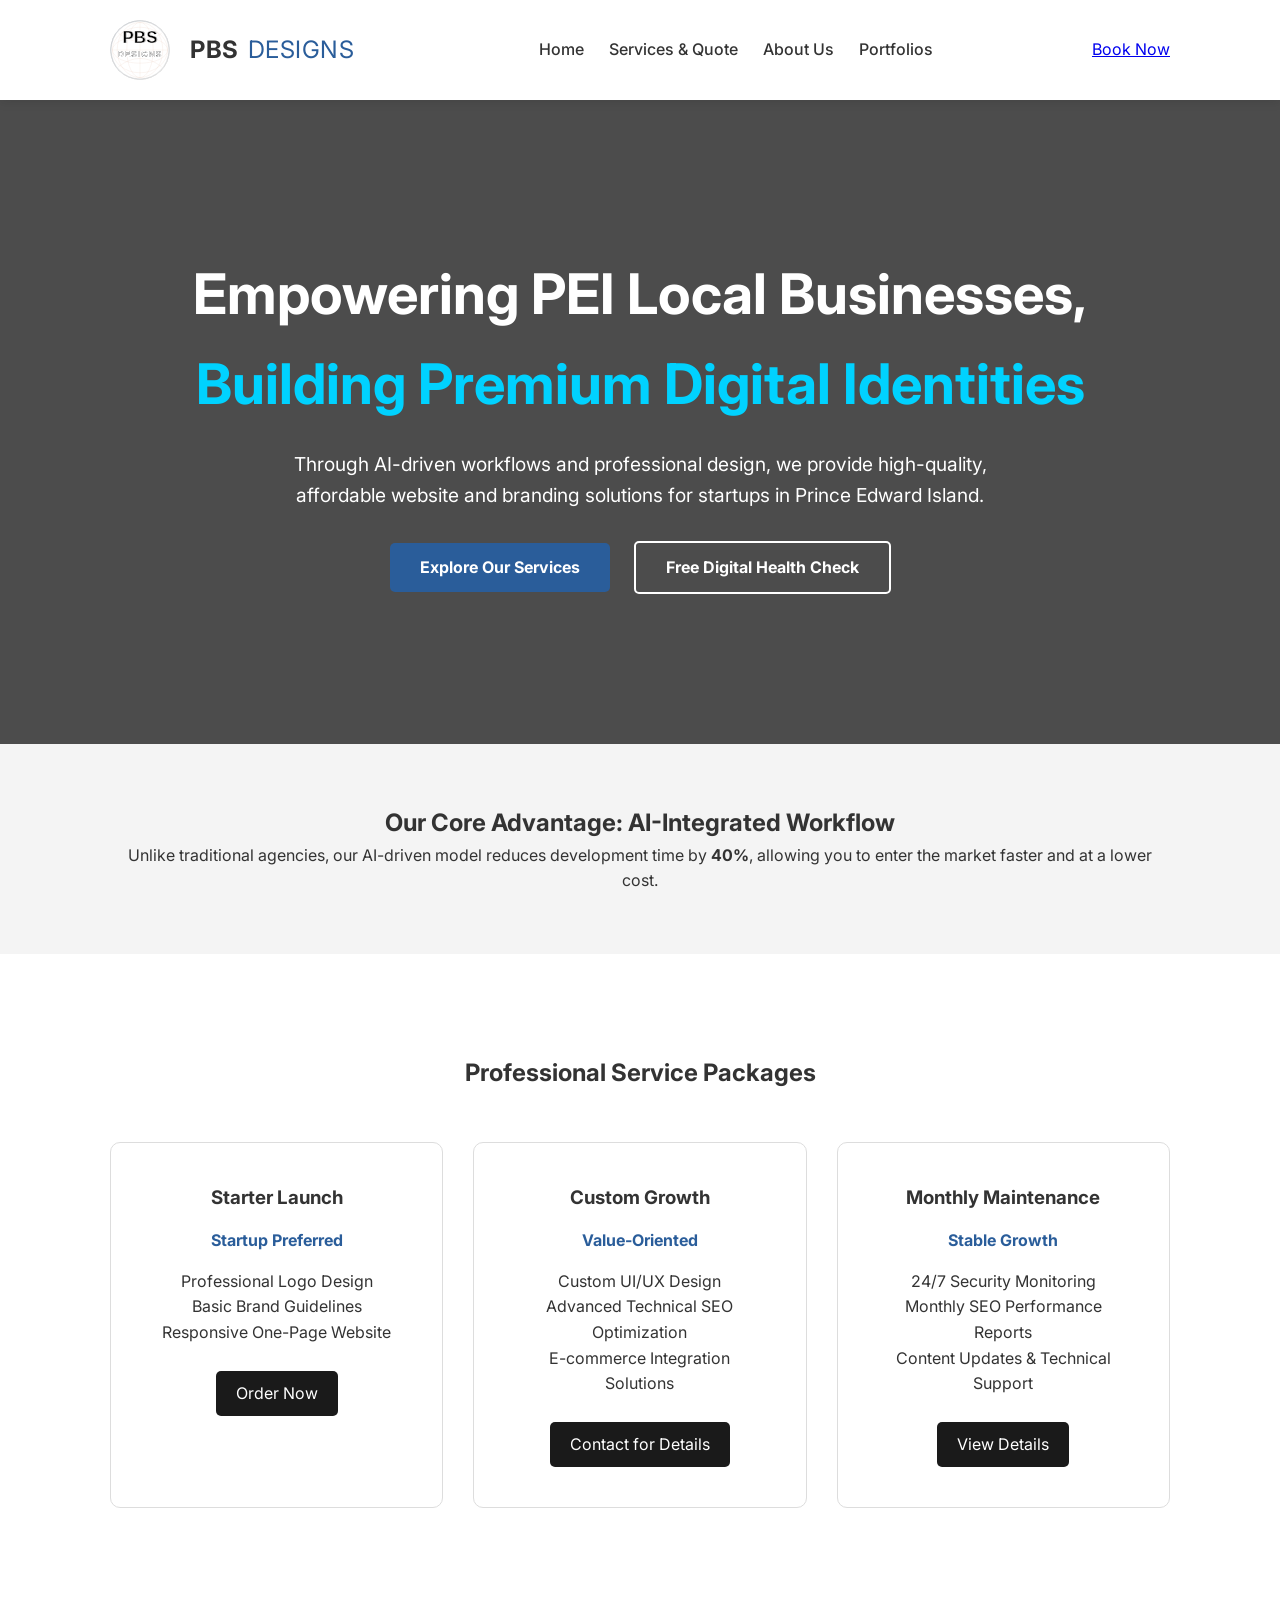
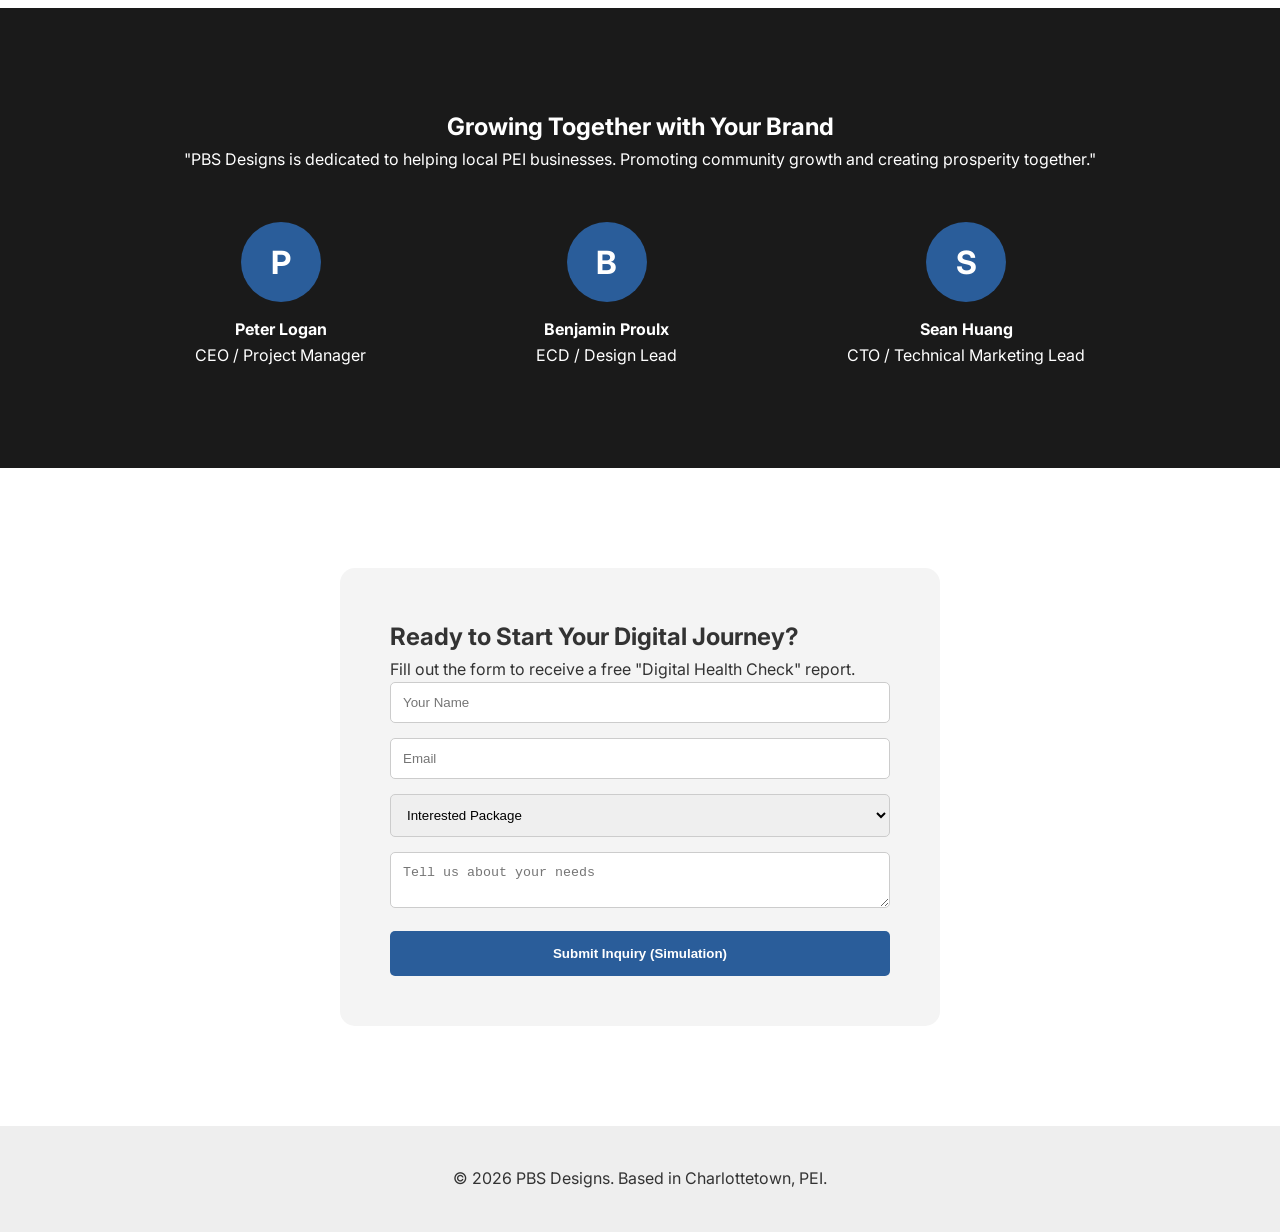
<file: index.html>
<!DOCTYPE html>
<html lang="en">
<head>
    <meta charset="UTF-8">
    <meta name="viewport" content="width=device-width, initial-scale=1.0">
    <title>PBS Designs | Empowering PEI Small Businesses</title>
    <link rel="stylesheet" href="css/style.css">
    <link href="https://fonts.googleapis.com/css2?family=Inter:wght@400;700&display=swap" rel="stylesheet">
</head>
<body>

<header>
    <nav class="container">
        <div class="logo">
            <img src="image/pbs_designs_logo_final.svg" alt="PBS Designs Logo" class="logo-svg">
            PBS <span>DESIGNS</span>
        </div>

        <ul class="nav-links">
            <li><a href="index.html">Home</a></li>
            <li><a href="html/service.html">Services & Quote</a></li>
            <li><a href="html/aboutUs.html">About Us</a></li>
            <li><a href="html/portfolios.html">Portfolios</a></li>
        </ul>
        <a href="index.html#contact" class="btn-cta-small">Book Now</a>
    </nav>
</header>

<section id="home" class="hero">
    <div class="container hero-content">
        <h1>Empowering PEI Local Businesses,<br><span class="highlight">Building Premium Digital Identities</span></h1>
        <p>Through AI-driven workflows and professional design, we provide high-quality, affordable website and branding solutions for startups in Prince Edward Island.</p>
        <div class="hero-btns">
            <a href="#services" class="btn-primary">Explore Our Services</a>
            <a href="#contact" class="btn-secondary">Free Digital Health Check</a>
        </div>
    </div>
</section>

<section class="advantage">
    <div class="container text-center">
        <h2>Our Core Advantage: AI-Integrated Workflow</h2>
        <p>Unlike traditional agencies, our AI-driven model reduces development time by <strong>40%</strong>, allowing you to enter the market faster and at a lower cost.</p>
    </div>
</section>

<section id="services" class="services">
    <div class="container">
        <h2 class="text-center">Professional Service Packages</h2>
        <div class="service-grid">
            <div class="service-card">
                <h3>Starter Launch</h3>
                <p class="price">Startup Preferred</p>
                <ul>
                    <li>Professional Logo Design</li>
                    <li>Basic Brand Guidelines</li>
                    <li>Responsive One-Page Website</li>
                </ul>
                <a href="html/service.html" class="btn-card" style="text-decoration: none; display: inline-block;">Order Now</a>
            </div>
            <div class="service-card featured">
                <h3>Custom Growth</h3>
                <p class="price">Value-Oriented</p>
                <ul>
                    <li>Custom UI/UX Design</li>
                    <li>Advanced Technical SEO Optimization</li>
                    <li>E-commerce Integration Solutions</li>
                </ul>
                <a href="#contact" class="btn-card" style="text-decoration: none; display: inline-block;">Contact for Details</a>
            </div>
            <div class="service-card">
                <h3>Monthly Maintenance</h3>
                <p class="price">Stable Growth</p>
                <ul>
                    <li>24/7 Security Monitoring</li>
                    <li>Monthly SEO Performance Reports</li>
                    <li>Content Updates & Technical Support</li>
                </ul>
                <a href="html/service.html" class="btn-card" style="text-decoration: none; display: inline-block;">View Details</a>
            </div>
        </div>
    </div>
</section>

<section id="about" class="about">
    <div class="container">
        <h2 class="text-center">Growing Together with Your Brand</h2>
        <p class="mission-text text-center">"PBS Designs is dedicated to helping local PEI businesses. Promoting community growth and creating prosperity together."</p>

        <div class="team-grid">
            <div class="team-member">
                <div class="avatar">P</div>
                <h4>Peter Logan</h4>
                <p>CEO / Project Manager</p>
            </div>
            <div class="team-member">
                <div class="avatar">B</div>
                <h4>Benjamin Proulx</h4>
                <p>ECD / Design Lead</p>
            </div>
            <div class="team-member">
                <div class="avatar">S</div>
                <h4>Sean Huang</h4>
                <p>CTO / Technical Marketing Lead</p>
            </div>
        </div>
    </div>
</section>

<section id="contact" class="contact">
    <div class="container">
        <div class="contact-box">
            <h2>Ready to Start Your Digital Journey?</h2>
            <p>Fill out the form to receive a free "Digital Health Check" report.</p>
            <form id="sim-form">
                <input type="text" placeholder="Your Name" required>
                <input type="email" placeholder="Email" required>
                <select>
                    <option value="">Interested Package</option>
                    <option value="starter">Starter Launch</option>
                    <option value="growth">Custom Growth</option>
                    <option value="maintenance">Monthly Retainer</option>
                </select>
                <textarea placeholder="Tell us about your needs"></textarea>
                <button type="submit" class="btn-submit">Submit Inquiry (Simulation)</button>
            </form>
        </div>
    </div>
</section>

<footer>
    <div class="container text-center">
        <p>&copy; 2026 PBS Designs. Based in Charlottetown, PEI.</p>
    </div>
</footer>

<script>
    // Simple Interaction Script
    document.getElementById('sim-form').onsubmit = function(e) {
        e.preventDefault();
        alert('Thank you for your inquiry! This is a simulation for demonstration purposes; in a real website, this would be sent to your email.');
    };
</script>
</body>
</html>
</file>
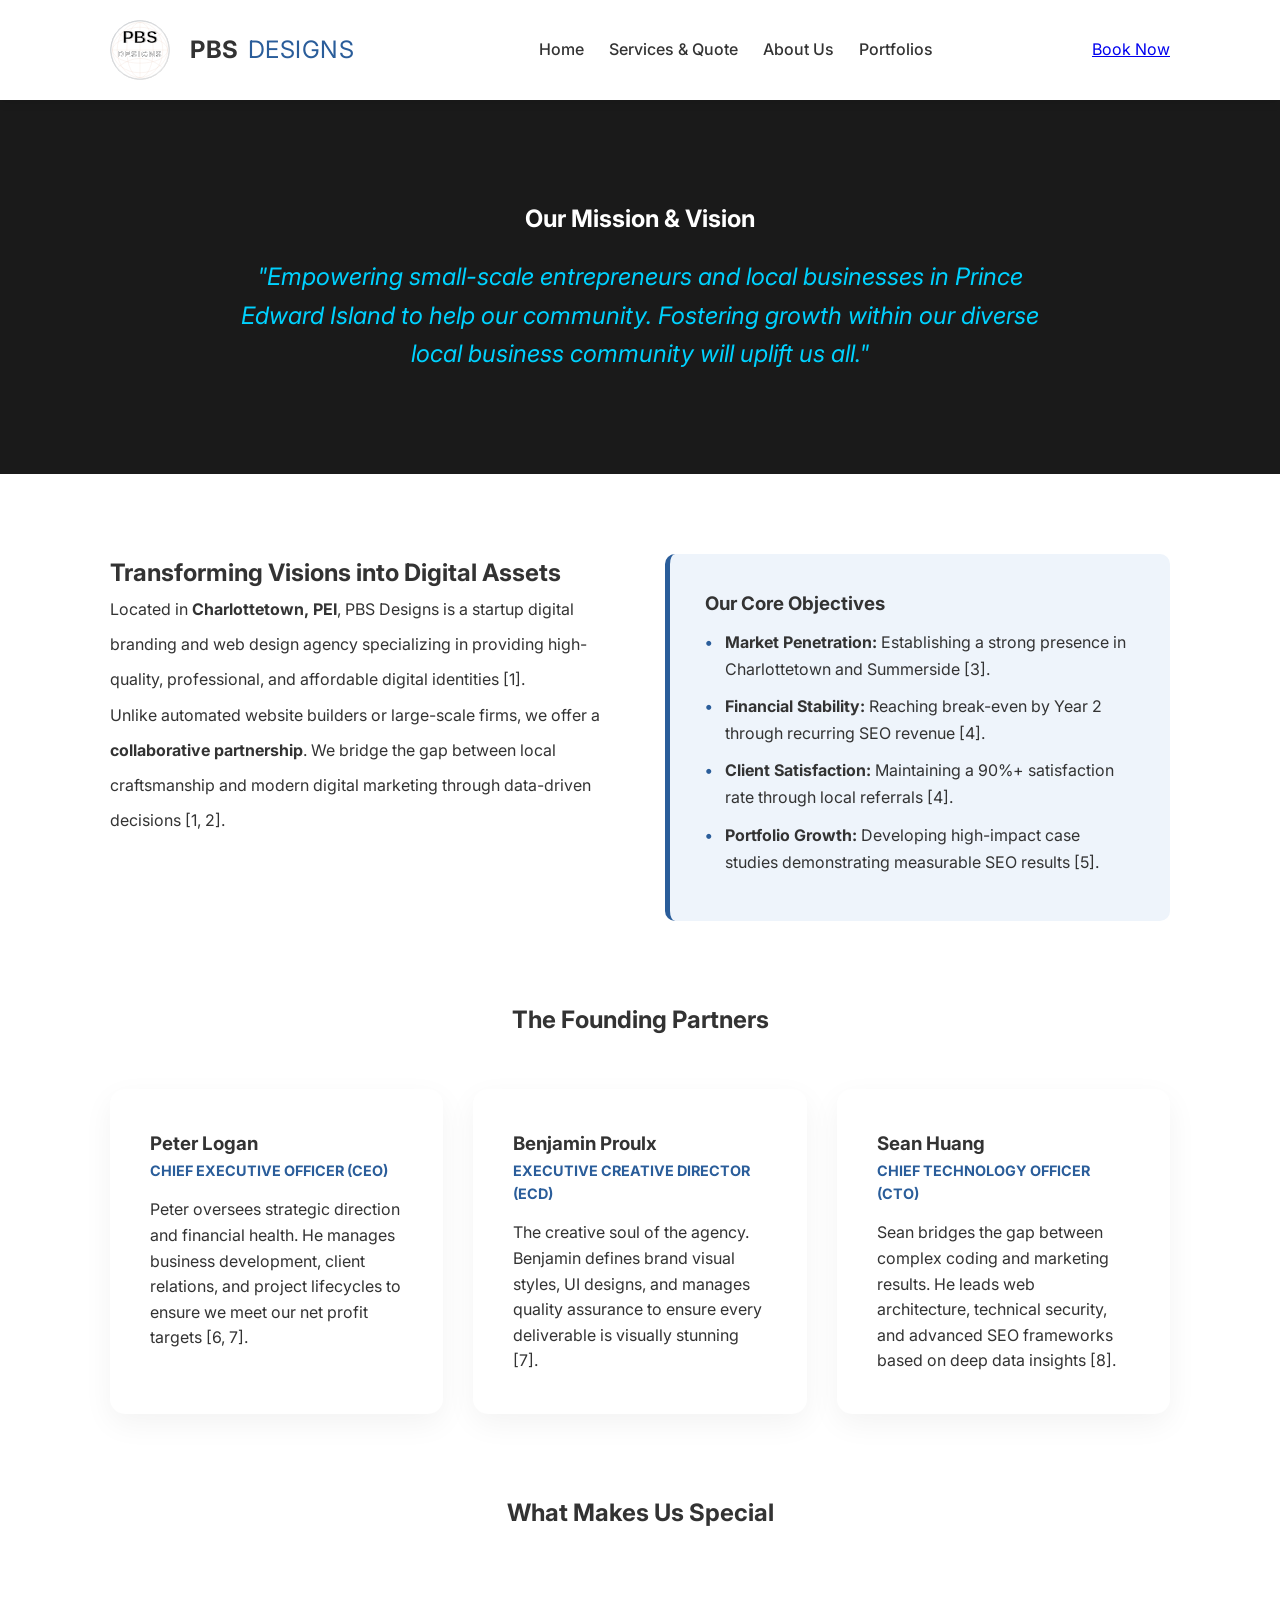
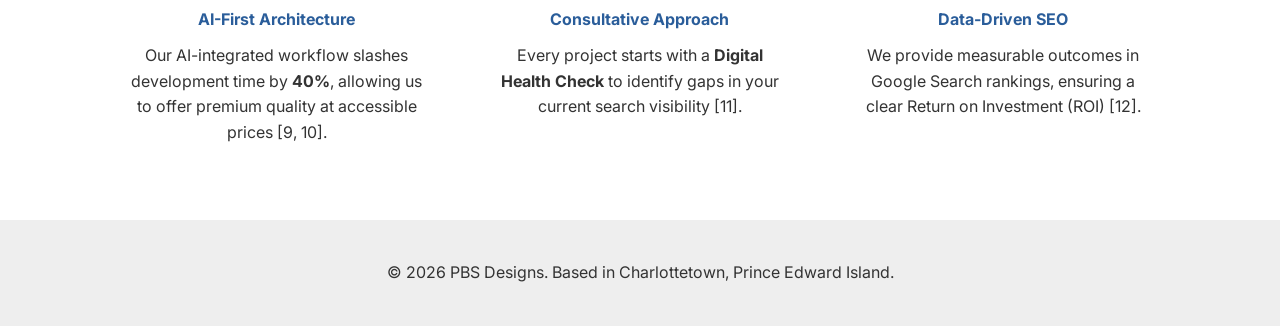
<file: html/aboutUs.html>
<!DOCTYPE html>
<html lang="en">
<head>
    <meta charset="UTF-8">
    <meta name="viewport" content="width=device-width, initial-scale=1.0">
    <title>About Us | PBS Designs - Empowering PEI Businesses</title>
    <link rel="stylesheet" href="../css/style.css">
    <link href="https://fonts.googleapis.com/css2?family=Inter:wght@400;700&display=swap" rel="stylesheet">
</head>
<body>
<!-- Navigation -->
<header>
    <nav class="container">
        <div class="logo">
            <img src="../image/pbs_designs_logo_final.svg" alt="PBS Designs Logo" class="logo-svg">
            PBS <span>DESIGNS</span>
        </div>

        <ul class="nav-links">
            <li><a href="../index.html">Home</a></li>
            <li><a href="service.html">Services & Quote</a></li>
            <li><a href="aboutUs.html">About Us</a></li>
            <li><a href="portfolios.html">Portfolios</a></li>
        </ul>
        <a href="index.html#contact" class="btn-cta-small">Book Now</a>
    </nav>
</header>

<!-- Hero Section -->
<section class="about-hero">
    <div class="container">
        <h1>Our Mission & Vision</h1>
        <p class="mission-statement">"Empowering small-scale entrepreneurs and local businesses in Prince Edward Island to help our community. Fostering growth within our diverse local business community will uplift us all."</p>
    </div>
</section>

<!-- Company Overview -->
<section class="content-block container">
    <div class="grid-2">
        <div>
            <h2>Transforming Visions into Digital Assets</h2>
            <p>Located in <strong>Charlottetown, PEI</strong>, PBS Designs is a startup digital branding and web design agency specializing in providing high-quality, professional, and affordable digital identities [1].</p>
            <p>Unlike automated website builders or large-scale firms, we offer a <strong>collaborative partnership</strong>. We bridge the gap between local craftsmanship and modern digital marketing through data-driven decisions [1, 2].</p>
        </div>
        <div class="highlight-box">
            <h3>Our Core Objectives</h3>
            <ul>
                <li><strong>Market Penetration:</strong> Establishing a strong presence in Charlottetown and Summerside [3].</li>
                <li><strong>Financial Stability:</strong> Reaching break-even by Year 2 through recurring SEO revenue [4].</li>
                <li><strong>Client Satisfaction:</strong> Maintaining a 90%+ satisfaction rate through local referrals [4].</li>
                <li><strong>Portfolio Growth:</strong> Developing high-impact case studies demonstrating measurable SEO results [5].</li>
            </ul>
        </div>
    </div>
</section>

<!-- The Leadership Team (Detailed) -->
<section class="team-section">
    <div class="container">
        <h2 class="text-center">The Founding Partners</h2>
        <div class="team-grid-detailed">
            <!-- Peter -->
            <div class="member-card">
                <div class="member-info">
                    <h3>Peter Logan</h3>
                    <span class="role">Chief Executive Officer (CEO)</span>
                    <p>Peter oversees strategic direction and financial health. He manages business development, client relations, and project lifecycles to ensure we meet our net profit targets [6, 7].</p>
                </div>
            </div>
            <!-- Ben -->
            <div class="member-card">
                <div class="member-info">
                    <h3>Benjamin Proulx</h3>
                    <span class="role">Executive Creative Director (ECD)</span>
                    <p>The creative soul of the agency. Benjamin defines brand visual styles, UI designs, and manages quality assurance to ensure every deliverable is visually stunning [7].</p>
                </div>
            </div>
            <!-- Sean (User) -->
            <div class="member-card">
                <div class="member-info">
                    <h3>Sean Huang</h3>
                    <span class="role">Chief Technology Officer (CTO)</span>
                    <p>Sean bridges the gap between complex coding and marketing results. He leads web architecture, technical security, and advanced SEO frameworks based on deep data insights [8].</p>
                </div>
            </div>
        </div>
    </div>
</section>

<!-- Why Us / AI Advantage -->
<section class="advantage-detail container">
    <h2 class="text-center">What Makes Us Special</h2>
    <div class="grid-3">
        <div class="advantage-item">
            <h4>AI-First Architecture</h4>
            <p>Our AI-integrated workflow slashes development time by <strong>40%</strong>, allowing us to offer premium quality at accessible prices [9, 10].</p>
        </div>
        <div class="advantage-item">
            <h4>Consultative Approach</h4>
            <p>Every project starts with a <strong>Digital Health Check</strong> to identify gaps in your current search visibility [11].</p>
        </div>
        <div class="advantage-item">
            <h4>Data-Driven SEO</h4>
            <p>We provide measurable outcomes in Google Search rankings, ensuring a clear Return on Investment (ROI) [12].</p>
        </div>
    </div>
</section>

<footer>
    <div class="container text-center">
        <p>&copy; 2026 PBS Designs. Based in Charlottetown, Prince Edward Island.</p>
    </div>
</footer>
</body>
</html>
</file>
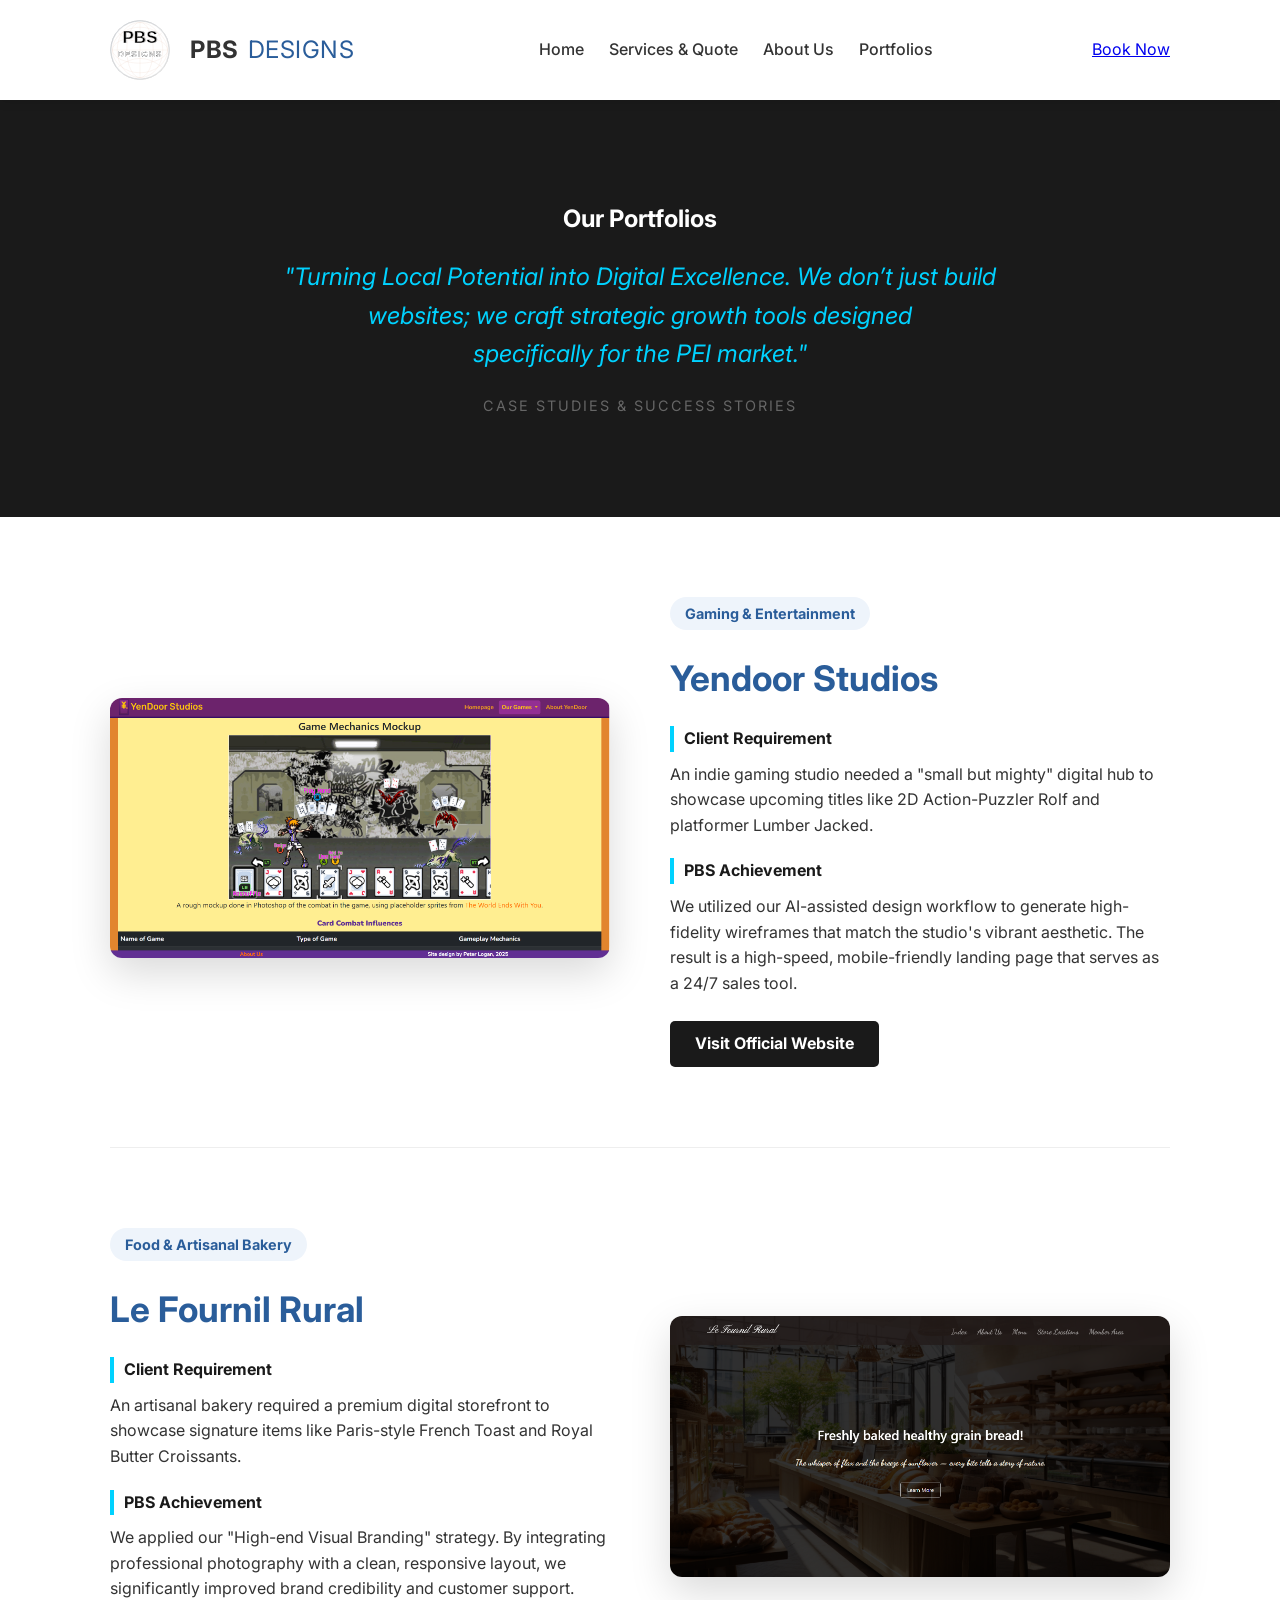
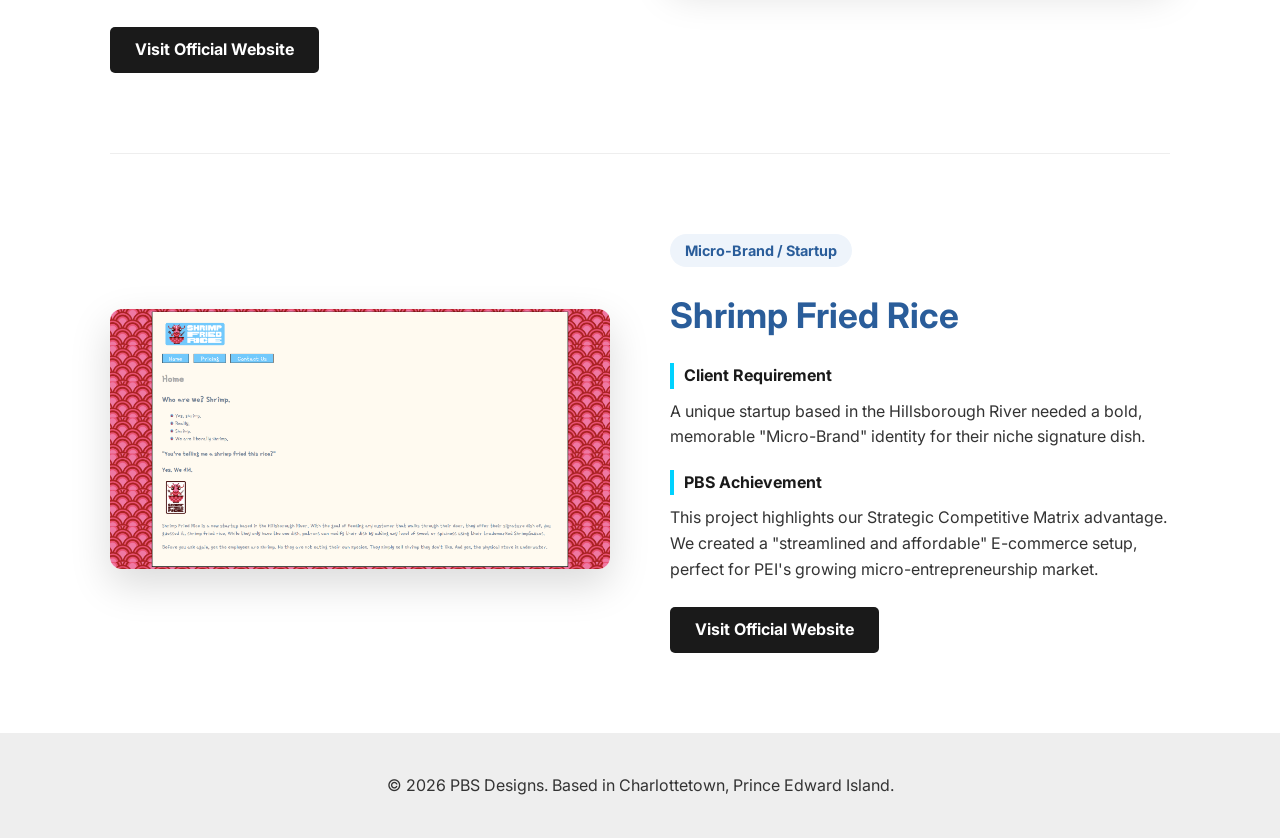
<file: html/portfolios.html>
<!DOCTYPE html>
<html lang="en">
<head>
    <meta charset="UTF-8">
    <meta name="viewport" content="width=device-width, initial-scale=1.0">
    <title>Portfolios | PBS Designs - Our Success Stories</title>
    <link rel="stylesheet" href="../css/style.css">
    <link href="https://fonts.googleapis.com/css2?family=Inter:wght@400;700&display=swap" rel="stylesheet">
</head>
<body>

<header>
    <nav class="container">
        <div class="logo">
            <img src="../image/pbs_designs_logo_final.svg" alt="PBS Designs Logo" class="logo-svg">
            PBS <span>DESIGNS</span>
        </div>

        <ul class="nav-links">
            <li><a href="../index.html">Home</a></li>
            <li><a href="service.html">Services & Quote</a></li>
            <li><a href="aboutUs.html">About Us</a></li>
            <li><a href="portfolios.html" class="active">Portfolios</a></li>
        </ul>
        <a href="../index.html#contact" class="btn-cta-small">Book Now</a>
    </nav>
</header>

<section class="about-hero">
    <div class="container">
        <h1>Our Portfolios</h1>
        <p class="mission-statement">
            "Turning Local Potential into Digital Excellence. We don’t just build websites;
            we craft strategic growth tools designed <br>specifically for the PEI market."
        </p>
        <p style="color: #666; margin-top: 20px; font-size: 0.9rem; text-transform: uppercase; letter-spacing: 2px;">
            Case Studies & Success Stories
        </p>
    </div>
</section>

<section class="container">
    <div class="portfolio-item">
        <div class="portfolio-image">
            <a href="https://yendoorstudios.github.io/cardGame.html" target="_blank">
                <img src="../image/yenDoorStudioPictureOne.png" alt="Yendoor Studios Portfolio"/>
            </a>
        </div>
        <div class="portfolio-text">
            <span class="category-tag">Gaming & Entertainment</span>
            <h2>Yendoor Studios</h2>
            <div class="portfolio-details">
                <h4>Client Requirement</h4>
                <p>An indie gaming studio needed a "small but mighty" digital hub to showcase upcoming titles like 2D Action-Puzzler Rolf and platformer Lumber Jacked.</p>

                <h4>PBS Achievement</h4>
                <p>We utilized our AI-assisted design workflow to generate high-fidelity wireframes that match the studio's vibrant aesthetic. The result is a high-speed, mobile-friendly landing page that serves as a 24/7 sales tool.</p>
            </div>
            <a href="https://yendoorstudios.github.io/" target="_blank" class="btn-visit">Visit Official Website</a>
        </div>
    </div>

    <div class="portfolio-item">
        <div class="portfolio-image">
            <a href="https://lefournilrural.github.io/" target="_blank">
                <img src="../image/leFournilRuralPictureOne.png" alt="Le Fournil Rural Portfolio"/>
            </a>
        </div>
        <div class="portfolio-text">
            <span class="category-tag">Food & Artisanal Bakery</span>
            <h2>Le Fournil Rural</h2>
            <div class="portfolio-details">
                <h4>Client Requirement</h4>
                <p>An artisanal bakery required a premium digital storefront to showcase signature items like Paris-style French Toast and Royal Butter Croissants.</p>

                <h4>PBS Achievement</h4>
                <p>We applied our "High-end Visual Branding" strategy. By integrating professional photography with a clean, responsive layout, we significantly improved brand credibility and customer support.</p>
            </div>
            <a href="https://lefournilrural.github.io/" target="_blank" class="btn-visit">Visit Official Website</a>
        </div>
    </div>

    <div class="portfolio-item">
        <div class="portfolio-image">
            <a href="https://shrimpfriedriceofben.github.io/" target="_blank">
                <img src="../image/shrimpFriedRicePictureOne.png" alt="Shrimp Fried Rice Portfolio"/>
            </a>
        </div>
        <div class="portfolio-text">
            <span class="category-tag">Micro-Brand / Startup</span>
            <h2>Shrimp Fried Rice</h2>
            <div class="portfolio-details">
                <h4>Client Requirement</h4>
                <p>A unique startup based in the Hillsborough River needed a bold, memorable "Micro-Brand" identity for their niche signature dish.</p>

                <h4>PBS Achievement</h4>
                <p>This project highlights our Strategic Competitive Matrix advantage. We created a "streamlined and affordable" E-commerce setup, perfect for PEI's growing micro-entrepreneurship market.</p>
            </div>
            <a href="https://shrimpfriedriceofben.github.io/" target="_blank" class="btn-visit">Visit Official Website</a>
        </div>
    </div>
</section>

<footer>
    <div class="container text-center">
        <p>&copy; 2026 PBS Designs. Based in Charlottetown, Prince Edward Island.</p>
    </div>
</footer>

</body>
</html>
</file>
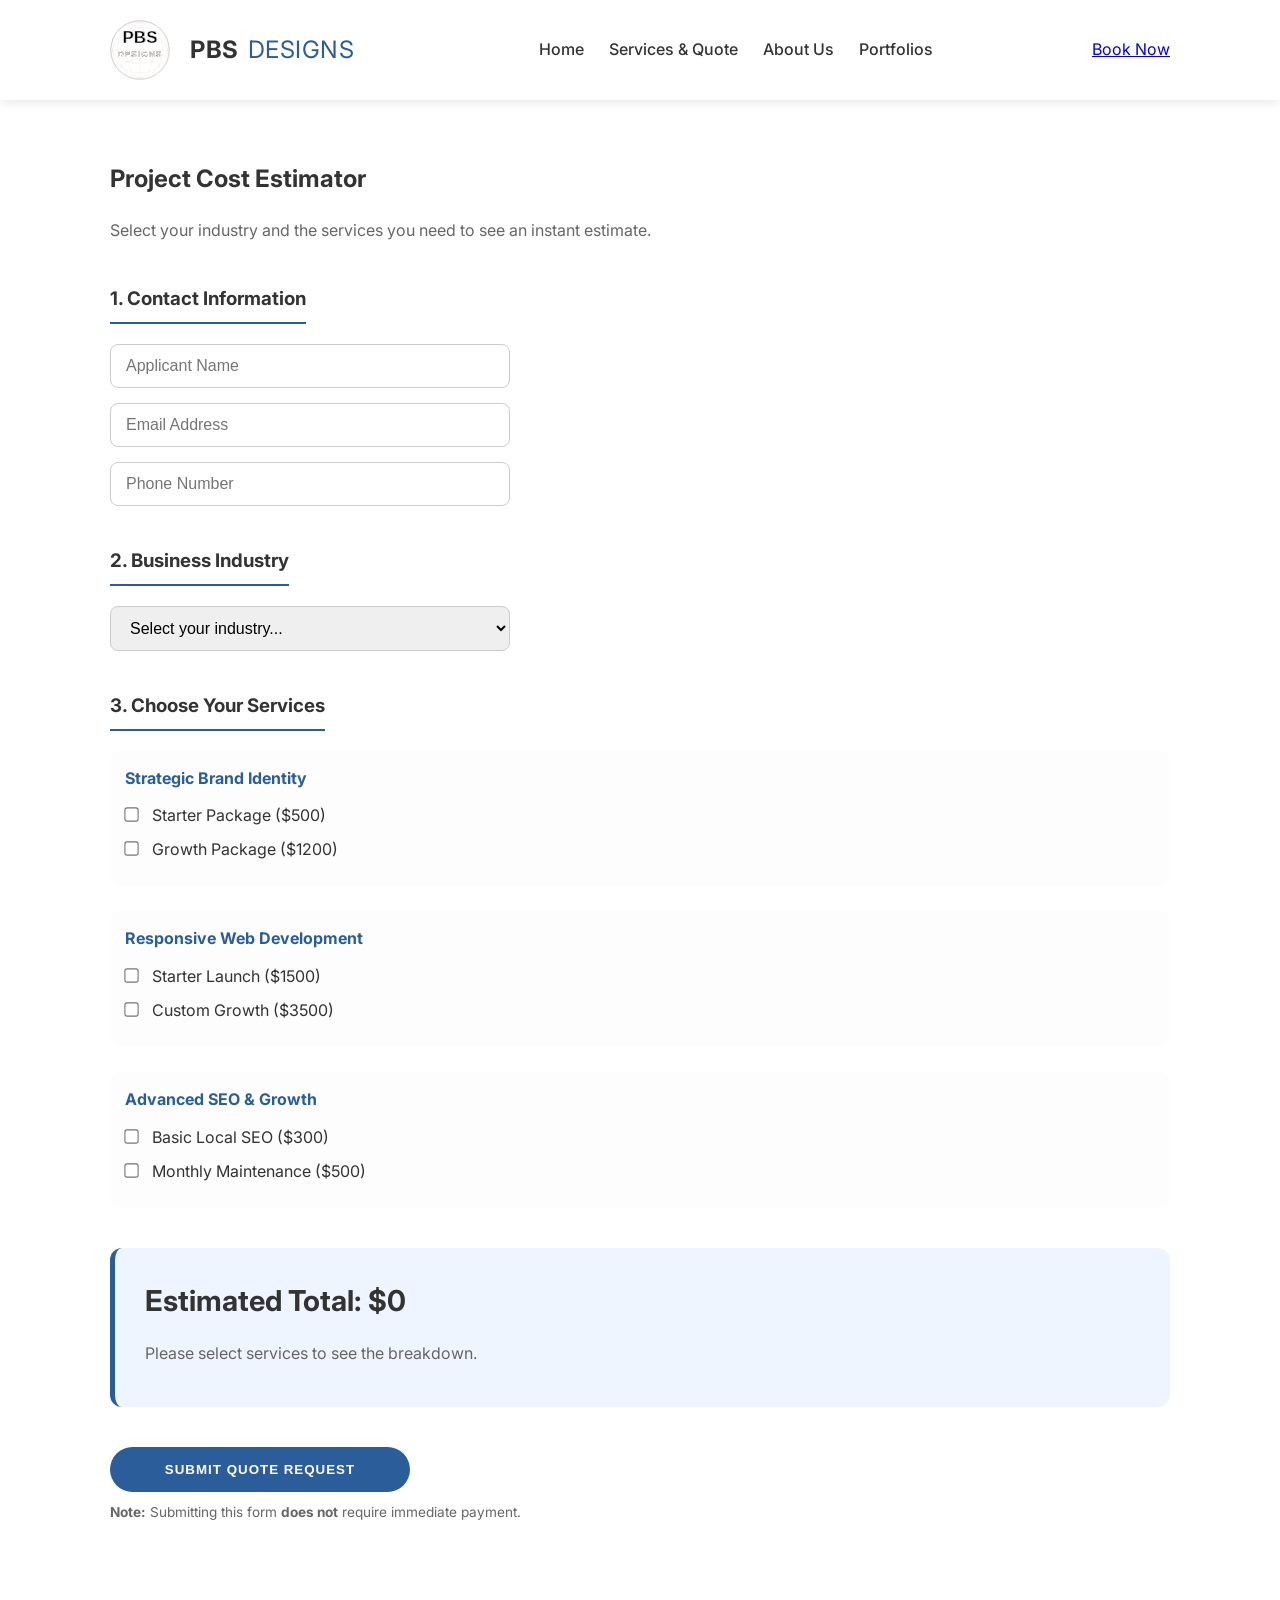
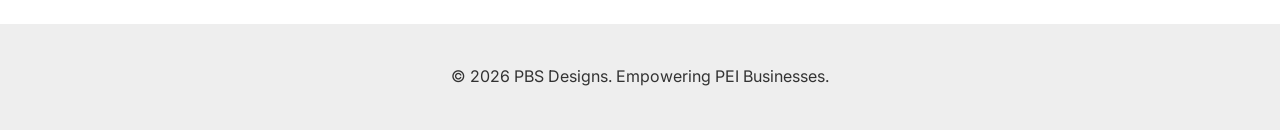
<file: html/service.html>
<!DOCTYPE html>
<html lang="en">
<head>
    <meta charset="UTF-8">
    <meta name="viewport" content="width=device-width, initial-scale=1.0">
    <title>Service Estimator | PBS Designs</title>
    <link rel="stylesheet" href="../css/style.css">
    <link href="https://fonts.googleapis.com/css2?family=Inter:wght@400;700&display=swap" rel="stylesheet">
</head>
<body>
<header>
    <nav class="container">
        <div class="logo">
            <img src="../image/pbs_designs_logo_final.svg" alt="PBS Designs Logo" class="logo-svg">
            PBS <span>DESIGNS</span>
        </div>

        <ul class="nav-links">
            <li><a href="../index.html">Home</a></li>
            <li><a href="service.html">Services & Quote</a></li>
            <li><a href="aboutUs.html">About Us</a></li>
            <li><a href="portfolios.html">Portfolios</a></li>
        </ul>
        <a href="index.html#contact" class="btn-cta-small">Book Now</a>
    </nav>
</header>

<section class="container form-section">
    <h1>Project Cost Estimator</h1>
    <p>Select your industry and the services you need to see an instant estimate.</p>

    <form id="quoteForm" action="https://formspree.io/f/xjgjkzov" method="POST">
        <div class="form-group">
            <h3>1. Contact Information</h3>
            <input type="text" id="name" name="Client Name" placeholder="Applicant Name" required>
            <input type="email" id="email" name="Email" placeholder="Email Address" required>
            <input type="tel" id="phone" name="Phone Number" placeholder="Phone Number" required>
        </div>

        <div class="form-group">
            <h3>2. Business Industry</h3>
            <select id="industry" name="Industry" onchange="toggleOtherIndustry()">
                <option value="" disabled selected>Select your industry...</option>
                <option value="Tourism">Tourism & B&Bs</option>
                <option value="Trade">Local Trade (Plumbing/Electric)</option>
                <option value="Professional">Professional Services</option>
                <option value="Retail">Retail / E-commerce</option>
                <option value="NailSalon">Nail Salon</option>
                <option value="Pet">Pet Supplies</option>
                <option value="Cafe">Cafe / Restaurant</option>
                <option value="RealEstate">Real Estate</option>
                <option value="Fitness">Fitness / Yoga Studio</option>
                <option value="Photography">Photography</option>
                <option value="Other">None of the above (Other)</option>
            </select>
            <input type="text" id="otherIndustry" name="Other Industry Detail" placeholder="Please specify" style="display:none; margin-top:10px;">
        </div>

        <div class="form-group">
            <h3>3. Choose Your Services</h3>
            <input type="hidden" id="hiddenTotal" name="Estimated Total Cost" value="0">

            <div class="service-category">
                <h4>Strategic Brand Identity</h4>
                <label><input type="checkbox" name="ServiceItems[]" class="service-item" data-price="500" value="Logo & Style Guide"> Starter Package ($500)</label><br>
                <label><input type="checkbox" name="ServiceItems[]" class="service-item" data-price="1200" value="Full Corporate Identity"> Growth Package ($1200)</label>
            </div>

            <div class="service-category">
                <h4>Responsive Web Development</h4>
                <label><input type="checkbox" name="ServiceItems[]" class="service-item" data-price="1500" value="Basic Web Setup"> Starter Launch ($1500)</label><br>
                <label><input type="checkbox" name="ServiceItems[]" class="service-item" data-price="3500" value="Complex UI/UX Web"> Custom Growth ($3500)</label>
            </div>

            <div class="service-category">
                <h4>Advanced SEO & Growth</h4>
                <label><input type="checkbox" name="ServiceItems[]" class="service-item" data-price="300" value="Local SEO Mapping"> Basic Local SEO ($300)</label><br>
                <label><input type="checkbox" name="ServiceItems[]" class="service-item" data-price="500" value="Monthly Retainer"> Monthly Maintenance ($500)</label>
            </div>
        </div>

        <div id="estimateBlock" class="estimate-box">
            <h3>Estimated Total: $<span id="totalPrice">0</span></h3>
            <p id="details">Please select services to see the breakdown.</p>
        </div>



        <script src="https://www.google.com/recaptcha/api.js" async defer></script>

        <div class="submit-container">
            <div class="g-recaptcha" data-sitekey="6LeK_bcsAAAAAAJD_5L9awam3iY0feixmxwAfo2e" style="margin-bottom: 20px;"></div>

            <button type="button" class="btn-submit" onclick="submitQuote()">Submit Quote Request</button>
            <p class="submit-disclaimer">
                <strong>Note:</strong> Submitting this form <strong>does not</strong> require immediate payment.
            </p>
        </div>
    </form>
</section>

<footer>
    <div class="container text-center">
        <p>&copy; 2026 PBS Designs. Empowering PEI Businesses.</p>
    </div>
</footer>

<script src="../js/script.js"></script>
</body>
</html>
</file>
<file: css/style.css>
/* 基礎變量 */
:root {
    --primary-blue: #2a5d9a;
    --dark-bg: #1a1a1a;
    --light-grey: #f4f4f4;
    --accent: #00d2ff;
    --text-color: #333;
    --white: #ffffff;
}

/* 通用樣式 */
* {
    margin: 0;
    padding: 0;
    box-sizing: border-box;
}

body {
    font-family: 'Inter', sans-serif;
    line-height: 1.6;
    color: var(--text-color);
    scroll-behavior: smooth;
}

.container {
    max-width: 1100px;
    margin: 0 auto;
    padding: 0 20px;
}

.text-center { text-align: center; }
.highlight { color: var(--accent); }

/* 導覽列 */
header {
    background: var(--white);
    padding: 10px 0;
    box-shadow: 0 2px 10px rgba(0,0,0,0.1);
    position: sticky;
    top: 0;
    z-index: 1000;
}

nav {
    display: flex;
    justify-content: space-between;
    align-items: center;
}

.logo {
    display: flex;
    align-items: center;
    /* 這裡原本是 gap: 16px，我們把它拿掉或縮小 */
    gap: 8px;
    font-size: 1.5rem;
    font-weight: bold;
    /* 這裡原本是 2px，縮小字距讓單字更凝聚 */
    letter-spacing: 0.5px;
}

/* 專門控制 SVG 圖片與文字之間的距離 */
.logo-svg {
    width: 60px;
    height: 60px;
    display: block;
    margin-right: 12px;     /* 用 margin 確保圖片跟 PBS 之間有足夠呼吸空間 */
}

/* 核心修改：讓 PBS 與 DESIGNS 的間距更緊密 */
.logo span {
    color: var(--primary-blue);
    font-weight: 400;
    margin-left: 1px;      /* 強制設定 PBS 跟 DESIGNS 的距離，數值越小越近 */
}

/* 確保導覽列的容器也是 Flex 對齊 */
nav.container {
    display: flex;
    justify-content: space-between;
    align-items: center;
    padding: 10px 20px;
}

.nav-links {
    display: flex;
    list-style: none;
}

.nav-links li {
    margin-left: 25px;
}

.nav-links a {
    text-decoration: none;
    color: var(--text-color);
    font-weight: 500;
    transition: 0.3s;
}

.nav-links a:hover {
    color: var(--primary-blue);
}

/* Hero Section */
.hero {
    background: linear-gradient(rgba(0,0,0,0.7), rgba(0,0,0,0.7)), url('https://images.unsplash.com/photo-1522071823957-09c5277620ad?auto=format&fit=crop&w=1350&q=80');
    background-size: cover;
    background-position: center;
    color: var(--white);
    padding: 150px 0;
    text-align: center;
}

.hero h1 {
    font-size: 3.5rem;
    margin-bottom: 20px;
}

.hero p {
    font-size: 1.2rem;
    max-width: 700px;
    margin: 0 auto 30px;
}

.btn-primary, .btn-secondary {
    padding: 12px 30px;
    text-decoration: none;
    border-radius: 5px;
    font-weight: bold;
    margin: 0 10px;
    display: inline-block;
}

.btn-primary { background: var(--primary-blue); color: var(--white); }
.btn-secondary { border: 2px solid var(--white); color: var(--white); }

/* 優勢區塊 */
.advantage {
    padding: 60px 0;
    background: var(--light-grey);
}

/* 服務卡片 */
.services { padding: 100px 0; }
.service-grid {
    display: grid;
    grid-template-columns: repeat(auto-fit, minmax(300px, 1fr));
    gap: 30px;
    margin-top: 50px;
}

.service-card {
    border: 1px solid #ddd;
    padding: 40px;
    border-radius: 10px;
    text-align: center;
    transition: 0.3s;
}

/*.service-card.featured {*/
/*    border: 2px solid var(--primary-blue);*/
/*    transform: scale(1.05);*/
/*}*/

/* 所有服務卡片的基礎轉場效果 */
.service-card {
    border: 1px solid #ddd;
    padding: 40px;
    border-radius: 10px;
    text-align: center;
    transition: all 0.3s ease; /* 讓放大效果平滑 */
    background: var(--white);
}

/* 當滑鼠碰到任何一張卡片時 */
.service-card:hover {
    transform: translateY(-10px) scale(1.05);
    border: 2px solid var(--primary-blue);
    box-shadow: 0 10px 30px rgba(0, 0, 0, 0.1);
    z-index: 10;
}

/* 讓中間那張卡片即使沒被碰到，邊框也稍微明顯一點（選填，可用來標註推薦方案） */
.service-card.featured {
    border: 1px solid #ddd;
}

/* 確保 hover（滑鼠碰到的時候）依然會變藍色聚焦 */
.service-card:hover {
    transform: translateY(-10px) scale(1.05);
    border: 2px solid var(--primary-blue);
    box-shadow: 0 10px 30px rgba(0, 0, 0, 0.1);
    z-index: 10;
}

.price {
    font-weight: bold;
    color: var(--primary-blue);
    margin: 15px 0;
}

.service-card ul {
    list-style: none;
    margin-bottom: 25px;
}

.btn-card {
    padding: 10px 20px;
    border: none;
    background: var(--dark-bg);
    color: var(--white);
    border-radius: 5px;
    cursor: pointer;
}

/* 團隊區塊 */
.about { background: var(--dark-bg); color: var(--white); padding: 100px 0; }
.team-grid {
    display: flex;
    justify-content: space-around;
    margin-top: 50px;
}

.team-member { text-align: center; }
.avatar {
    width: 80px;
    height: 80px;
    background: var(--primary-blue);
    border-radius: 50%;
    margin: 0 auto 15px;
    display: flex;
    align-items: center;
    justify-content: center;
    font-size: 2rem;
    font-weight: bold;
}

/* 聯絡表單 */
.contact { padding: 100px 0; }
.contact-box {
    background: var(--light-grey);
    padding: 50px;
    border-radius: 15px;
    max-width: 600px;
    margin: 0 auto;
}

#sim-form input, #sim-form select, #sim-form textarea {
    width: 100%;
    padding: 12px;
    margin-bottom: 15px;
    border: 1px solid #ccc;
    border-radius: 5px;
}

.btn-submit {
    width: 100%;
    padding: 15px;
    background: var(--primary-blue);
    color: var(--white);
    border: none;
    border-radius: 5px;
    font-weight: bold;
    cursor: pointer;
}

footer { padding: 40px 0; background: #eee; }

.form-section {
    padding: 60px 20px; /* 增加上下間距，讓頁面不頂格 */
}

.form-section h1 {
    margin-bottom: 20px;
}

.form-section p {
    margin-bottom: 40px; /* 標題下方的間距 */
    color: #666;
}

.form-group {
    margin-bottom: 40px; /* 每個大步驟之間的距離拉開 */
}

.form-group h3 {
    margin-bottom: 20px; /* 小標題下方的間距 */
    border-bottom: 2px solid var(--primary-blue);
    padding-bottom: 8px;
    display: inline-block;
}

/* 姓名、Email、電話輸入框 */
#quoteForm input[type="text"],
#quoteForm input[type="email"],
#quoteForm input[type="tel"],
#quoteForm select {
    width: 100%;
    max-width: 400px;    /* 限制寬度，不要像原本那麼長 */
    display: block;      /* 讓它們垂直排列，不擠在一起 */
    padding: 12px 15px;
    margin-bottom: 15px; /* 輸入框之間的垂直間距 */
    border: 1px solid #ccc;
    border-radius: 8px;  /* 圓角四角 */
    font-size: 1rem;
    outline: none;
    transition: border-color 0.3s;
}

#quoteForm input:focus {
    border-color: var(--primary-blue);
}

/* 服務類別區塊 */
.service-category {
    margin-bottom: 25px; /* 不同服務類別（品牌、網站、SEO）之間的距離 */
    background: #fdfdfd;
    padding: 15px;
    border-radius: 10px;
}

.service-category h4 {
    margin-bottom: 12px;
    color: var(--primary-blue);
}

/* Checkbox 選項的間距 */
.service-category label {
    display: inline-block;
    margin-bottom: 10px; /* 每一行選項的垂直間距 */
    cursor: pointer;
    line-height: 1.5;
}

.service-item {
    margin-right: 10px; /* 勾選框跟文字的距離 */
    transform: scale(1.1); /* 稍微放大勾選框好點擊 */
}

/* 估價結果區塊 */
.estimate-box {
    background: #eef5ff;
    padding: 30px;
    border-radius: 12px;
    margin: 40px 0;
    border-left: 5px solid var(--primary-blue);
}

.estimate-box h3 {
    margin-bottom: 15px;
    font-size: 1.8rem;
}

#details {
    margin-bottom: 10px;
    line-height: 1.8; /* 讓清單文字拉開 */
}

/* 提交按鈕樣式優化 */
.form-section .btn-submit {
    max-width: 300px;
    margin-top: 20px;
    border-radius: 30px; /* 圓角膠囊型按鈕 */
    text-transform: uppercase;
    letter-spacing: 1px;
}

/* 確保父容器與按鈕寬度一致或正確靠左 */
.submit-container {
    text-align: left;         /* 關鍵：讓容器內所有元素靠左 */
    margin-top: 20px;
}

.submit-disclaimer {
    margin-top: 10px;         /* 與按鈕的垂直間距 */
    font-size: 0.85rem;
    color: #666;
    line-height: 1.6;
    text-align: left;         /* 關鍵：文字靠左對齊 */
    max-width: 600px;         /* 限制寬度，避免文字拉得太長 */
    margin-left: 0;           /* 確保左邊距為 0，與按鈕邊緣切齊 */
}

/* 如果你的 .btn-submit 有設置 margin: auto，請改為以下以確保靠左 */
.form-section .btn-submit {
    display: block;           /* 確保是塊狀元素 */
    margin-left: 0;           /* 強制按鈕靠左 */
    margin-right: 0;
}

/* About Us 專屬樣式 */
.about-hero {
    background: var(--dark-bg);
    color: var(--white);
    padding: 100px 0;
    text-align: center;
}

.mission-statement {
    font-style: italic;
    font-size: 1.5rem;
    max-width: 800px;
    margin: 20px auto 0;
    color: var(--accent);
}

.grid-2 {
    display: grid;
    grid-template-columns: 1fr 1fr;
    gap: 50px;
    padding: 80px 0;
}

.grid-2 div:first-child p {
    line-height: 2.2; /* 數值越大，行與行的距離就越開。建議設定在 1.8 到 2.2 之間 */
}

.grid-3 {
    display: grid;
    grid-template-columns: repeat(auto-fit, minmax(250px, 1fr));
    gap: 30px;
    padding: 50px 0;
}

/* 針對核心目標區塊的優化 */
.highlight-box {
    background: #eef4fb;
    padding: 35px;           /* 稍微增加內邊距 */
    border-radius: 10px;
    border-left: 5px solid var(--primary-blue);
}

.highlight-box h3 {
    margin-bottom: 10px;     /* 讓標題跟下方的清單保持距離 */
}

.highlight-box ul {
    list-style: none;
    padding-left: 0;
}

.highlight-box li {
    margin-bottom: 10px;     /* 關鍵：增加每一項之間的垂直距離 */
    line-height: 1.7;        /* 增加文字行高，讀起來更輕鬆 */
    position: relative;
    padding-left: 20px;      /* 為自定義點點留空間 */
}

/* 加上一個專業的小點點，讓視覺有引導感 */
.highlight-box li::before {
    content: "•";
    color: var(--primary-blue);
    font-weight: bold;
    position: absolute;
    left: 0;
}

.team-grid-detailed {
    display: grid;
    grid-template-columns: repeat(3, 1fr);
    gap: 30px;
    margin-top: 50px;
}

.member-card {
    background: #fff;
    padding: 40px;
    border-radius: 15px;
    box-shadow: 0 10px 30px rgba(0,0,0,0.05);
    transition: transform 0.3s;
}

.member-card:hover { transform: translateY(-10px); }

.role {
    display: block;
    color: var(--primary-blue);
    font-weight: bold;
    margin-bottom: 15px;
    text-transform: uppercase;
    font-size: 0.9rem;
}

.advantage-item {
    text-align: center;
    padding: 20px;
}

.advantage-item h4 {
    color: var(--primary-blue);
    margin-bottom: 10px;
}

/* 專門針對 About Us 頁面下方的優勢區塊 */
.advantage-detail {
    padding-top: 80px;    /* 這行就是你要的「空一行」的效果，數值越大空隙越大 */
    padding-bottom: 5px;  /* 下方也留一點呼吸空間 */
}

.advantage-detail h2 {
    margin-bottom: 5px;   /* 讓標題跟底下的三個小圖示不要貼太近 */
}

/* 專屬 Portfolios 的額外樣式，可之後移至 style.css */
.portfolio-item {
    display: grid;
    grid-template-columns: 1fr 1fr;
    gap: 60px;
    align-items: center;
    padding: 80px 0;
    border-bottom: 1px solid #eee;
}

.portfolio-item:last-child { border-bottom: none; }

/* 讓奇數與偶數項目交錯排版 */
.portfolio-item:nth-child(even) {
    direction: rtl;
}
.portfolio-item:nth-child(even) .portfolio-text {
    direction: ltr;
}

.portfolio-image img {
    width: 100%;
    border-radius: 12px;
    box-shadow: 0 15px 40px rgba(0,0,0,0.15);
    transition: transform 0.3s ease;
}

.portfolio-image img:hover {
    transform: scale(1.02);
}

.portfolio-text h2 {
    font-size: 2.2rem;
    margin-bottom: 10px;
    color: var(--primary-blue);
}

.category-tag {
    display: inline-block;
    background: #eef4fb;
    color: var(--primary-blue);
    padding: 5px 15px;
    border-radius: 20px;
    font-size: 0.9rem;
    font-weight: bold;
    margin-bottom: 20px;
}

.portfolio-details h4 {
    margin: 20px 0 10px;
    color: var(--dark-bg);
    border-left: 4px solid var(--accent);
    padding-left: 10px;
}

.btn-visit {
    display: inline-block;
    margin-top: 25px;
    padding: 10px 25px;
    background: var(--dark-bg);
    color: var(--white);
    text-decoration: none;
    border-radius: 5px;
    font-weight: bold;
    transition: 0.3s;
}

.btn-visit:hover {
    background: var(--primary-blue);
}

@media (max-width: 768px) {
    .portfolio-item {
        grid-template-columns: 1fr;
        gap: 30px;
        direction: ltr !important;
    }
}
</file>
